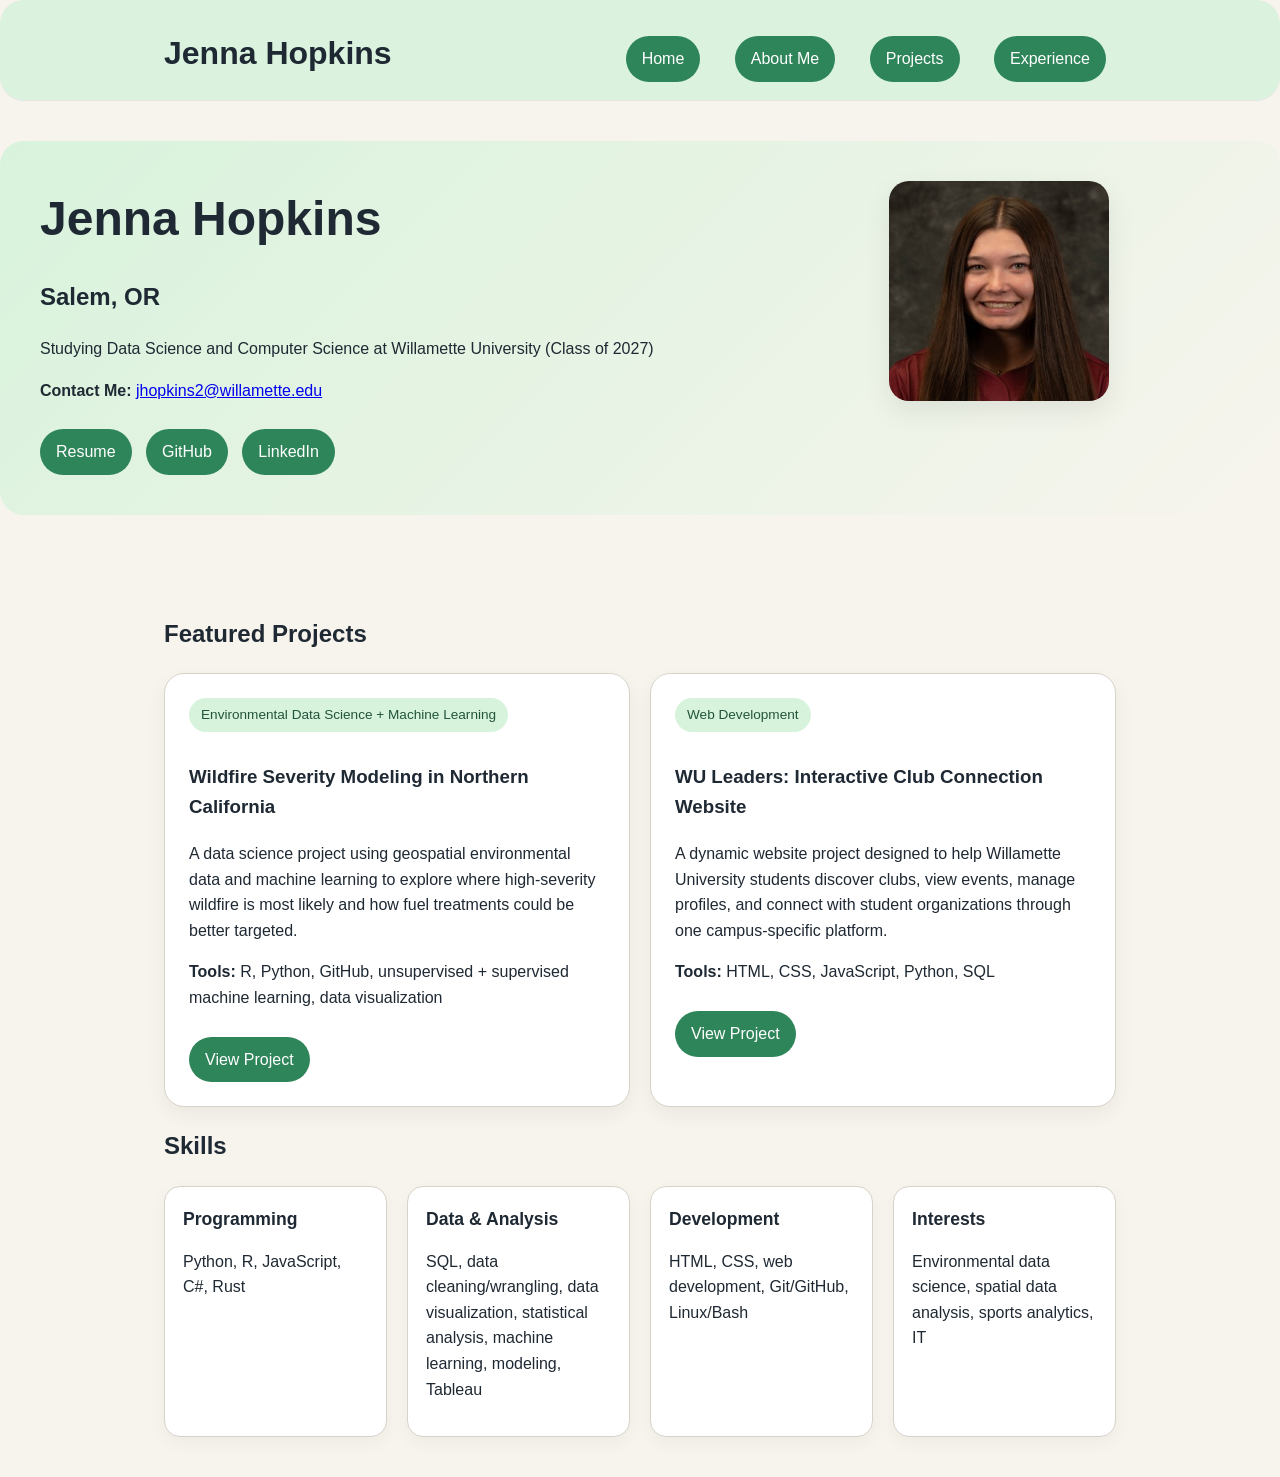
<file: index.html>
<!DOCTYPE html>
<html lang="en">
<head>
  <meta charset="UTF-8" />
  <meta name="viewport" content="width=device-width, initial-scale=1.0" />
  <title>Jenna Hopkins | Personal Portfolio</title>
  <link rel="stylesheet" href="style.css" />
</head>
<body>
  <header class="navbar-full">
    <div class="navbar-inner">
      <h2 class="logo">Jenna Hopkins</h2>
      <nav>
        <a href="../index.html">Home</a>
        <a href="../about.html">About Me</a>
        <a href="../index.html#projects">Projects</a>
        <a href="../experience.html">Experience</a>
      </nav>
    </div>
  </header>
  <section class="home-hero" >
    <div class="home-hero-layout">
      <div class="hero-text">
        <h1>Jenna Hopkins</h1>
        <h2>Salem, OR</h2>
        <p>Studying Data Science and Computer Science at Willamette University (Class of 2027)</p>

        <p><strong>Contact Me: </strong><a href="mailto:jhopkins2@willamette.edu">jhopkins2@willamette.edu</a></p>
        <nav>
          <a href="assets/Jenna Hopkins Resume 5.2.26.pdf">Resume</a>
          <a href="https://github.com/jennahopkins">GitHub</a>
          <a href="https://linkedin.com/in/jenna-hopkins">LinkedIn</a>
        </nav>
      </div>

      <div class="hero-photo">
        <img src="assets/jenna_photo.jpg" alt="Jenna Hopkins" />
      </div>
    </div>
  </section>

  <main>
    <section id="projects">
      <h2>Featured Projects</h2>
    
      <div class="project-grid">
        <div class="project">
          <span class="badge">Environmental Data Science + Machine Learning</span>
          <h3>Wildfire Severity Modeling in Northern California</h3>
          <p>
            A data science project using geospatial environmental data and machine learning
            to explore where high-severity wildfire is most likely and how fuel treatments
            could be better targeted.
          </p>
          <p><strong>Tools:</strong> R, Python, GitHub, unsupervised + supervised machine learning, data visualization</p>
          <a class="button" href="projects/wildfire.html">View Project</a>
        </div>
    
        <div class="project">
          <span class="badge">Web Development</span>
          <h3>WU Leaders: Interactive Club Connection Website</h3>
          <p>
            A dynamic website project designed to help Willamette University students
            discover clubs, view events, manage profiles, and connect with student
            organizations through one campus-specific platform.
          </p>
          <p><strong>Tools:</strong> HTML, CSS, JavaScript, Python, SQL</p>
          <a class="button" href="projects/wu-leaders.html">View Project</a>
        </div>
      </div>
    </section>

    <section>
      <h2>Skills</h2>
      <div class="skills-grid">

        <div class="skill-card">
          <h3>Programming</h3>
          <p>Python, R, JavaScript, C#, Rust</p>
        </div>

        <div class="skill-card">
          <h3>Data & Analysis</h3>
          <p>SQL, data cleaning/wrangling, data visualization, statistical analysis, machine learning, modeling, Tableau</p>
        </div>

        <div class="skill-card">
          <h3>Development</h3>
          <p>HTML, CSS, web development, Git/GitHub, Linux/Bash</p>
        </div>

        <div class="skill-card">
          <h3>Interests</h3>
          <p>Environmental data science, spatial data analysis, sports analytics, IT</p>
        </div>

      </div>
    </section>
  </main>
</body>
</html>
</file>
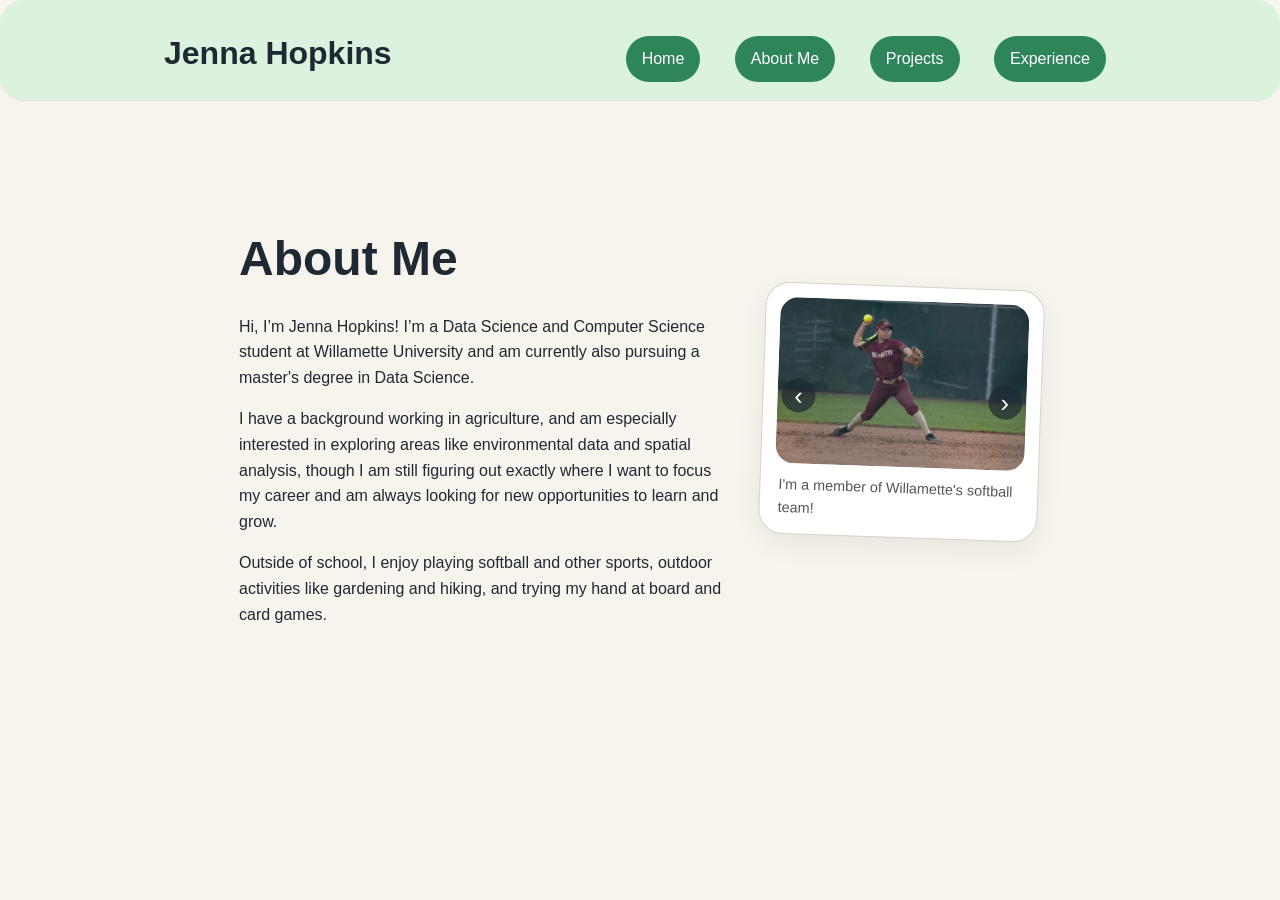
<file: about.html>
<!DOCTYPE html>
<html lang="en">
  <head>
  <meta charset="UTF-8" />
  <meta name="viewport" content="width=device-width, initial-scale=1.0" />
  <title>Jenna Hopkins | About Me</title>
  <link rel="stylesheet" href="../style.css" />
</head>
<body>
    <header class="navbar-full">
        <div class="navbar-inner">
        <h2 class="logo">Jenna Hopkins</h2>
        <nav>
            <a href="../index.html">Home</a>
            <a href="../about.html">About Me</a>
            <a href="../index.html#projects">Projects</a>
            <a href="../experience.html">Experience</a>
        </nav>
        </div>
    </header>
<main class="project-page">

  <section class="about-layout">
    <div class="about-text">
        <h1>About Me</h1>
        <p>
        Hi, I’m Jenna Hopkins! I’m a Data Science and Computer Science student at Willamette University and am currently also pursuing 
        a master's degree in Data Science.
        </p>

        <p>
        I have a background working in agriculture, and am especially interested in exploring areas like environmental data and spatial analysis, 
        though I am still figuring out exactly where I want to focus my career and am always looking for new opportunities to learn and grow.
        </p>

        <p>
        Outside of school, I enjoy playing softball and other sports, outdoor activities like gardening and hiking, and trying my hand at board and card games.
        </p>
    </div>

    <div class="about-photo-card">
        <button class="carousel-btn prev" onclick="changePhoto(-1)">‹</button>

        <img id="about-carousel-img" src="assets/sball_photo.jpeg" alt="Jenna Hopkins" />

        <button class="carousel-btn next" onclick="changePhoto(1)">›</button>

        <p id="about-carousel-caption">I'm a member of Willamette's softball team!</p>
    </div>

  </section>

</main>

<script>
  const photos = [
    {
      src: "assets/sball_photo.jpeg",
      caption: "I'm a member of Willamette's softball team!"
    },
    {
      src: "assets/formal_photo.jpeg",
      caption: "At an awards show with friends!"
    },
    {
      src: "assets/ag_photo.jpeg",
      caption: "Pretty sunrise while working with a plant trimming machine!"
    },
    {
      src: "assets/berries_photo.jpeg",
      caption: "I spent a summer working for the Marion Berries Baseball Club!"
    },
    {
      src: "assets/hiking_photo.jpeg",
      caption: "Enjoying a hike at Silver Falls!"
    }
  ];

  let currentPhoto = 0;

  function changePhoto(direction) {
    currentPhoto = currentPhoto + direction;

    if (currentPhoto < 0) {
      currentPhoto = photos.length - 1;
    }

    if (currentPhoto >= photos.length) {
      currentPhoto = 0;
    }

    document.getElementById("about-carousel-img").src = photos[currentPhoto].src;
    document.getElementById("about-carousel-caption").textContent = photos[currentPhoto].caption;
  }
</script>

</body>
</html>
</file>
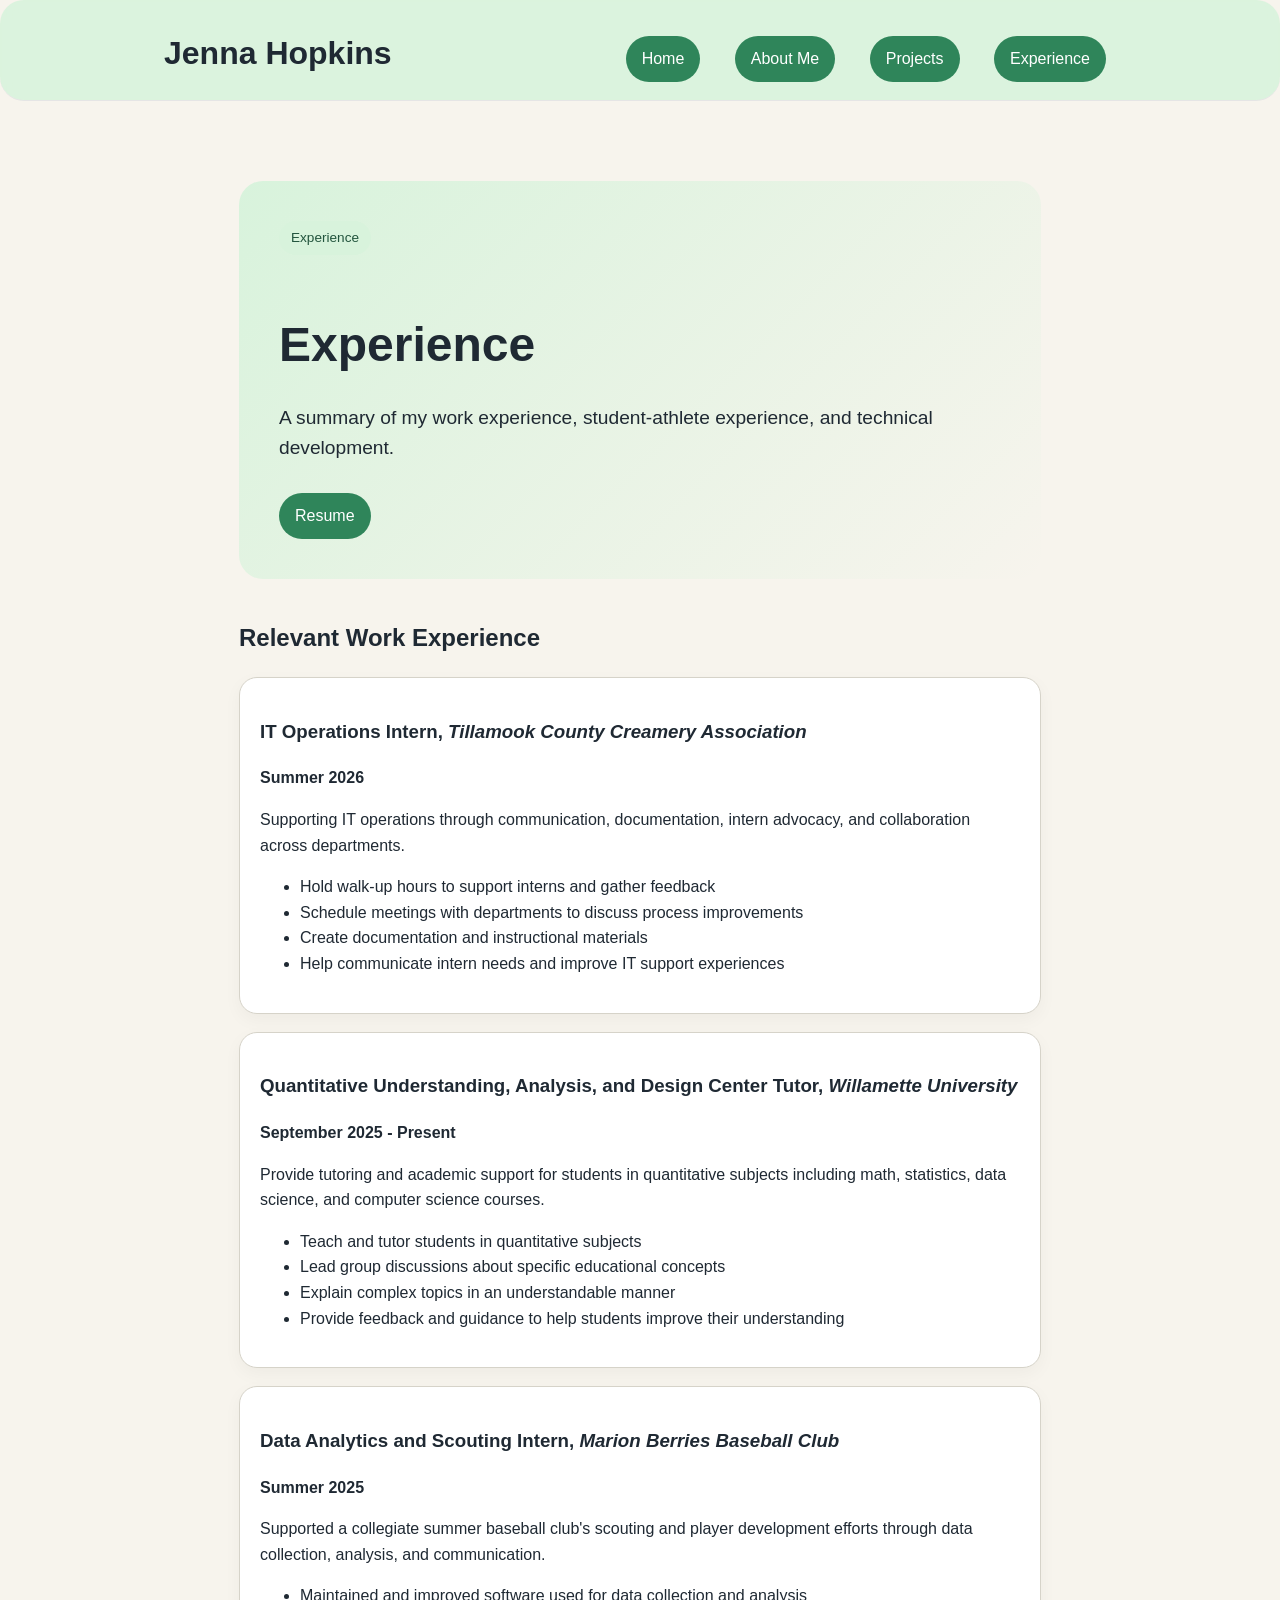
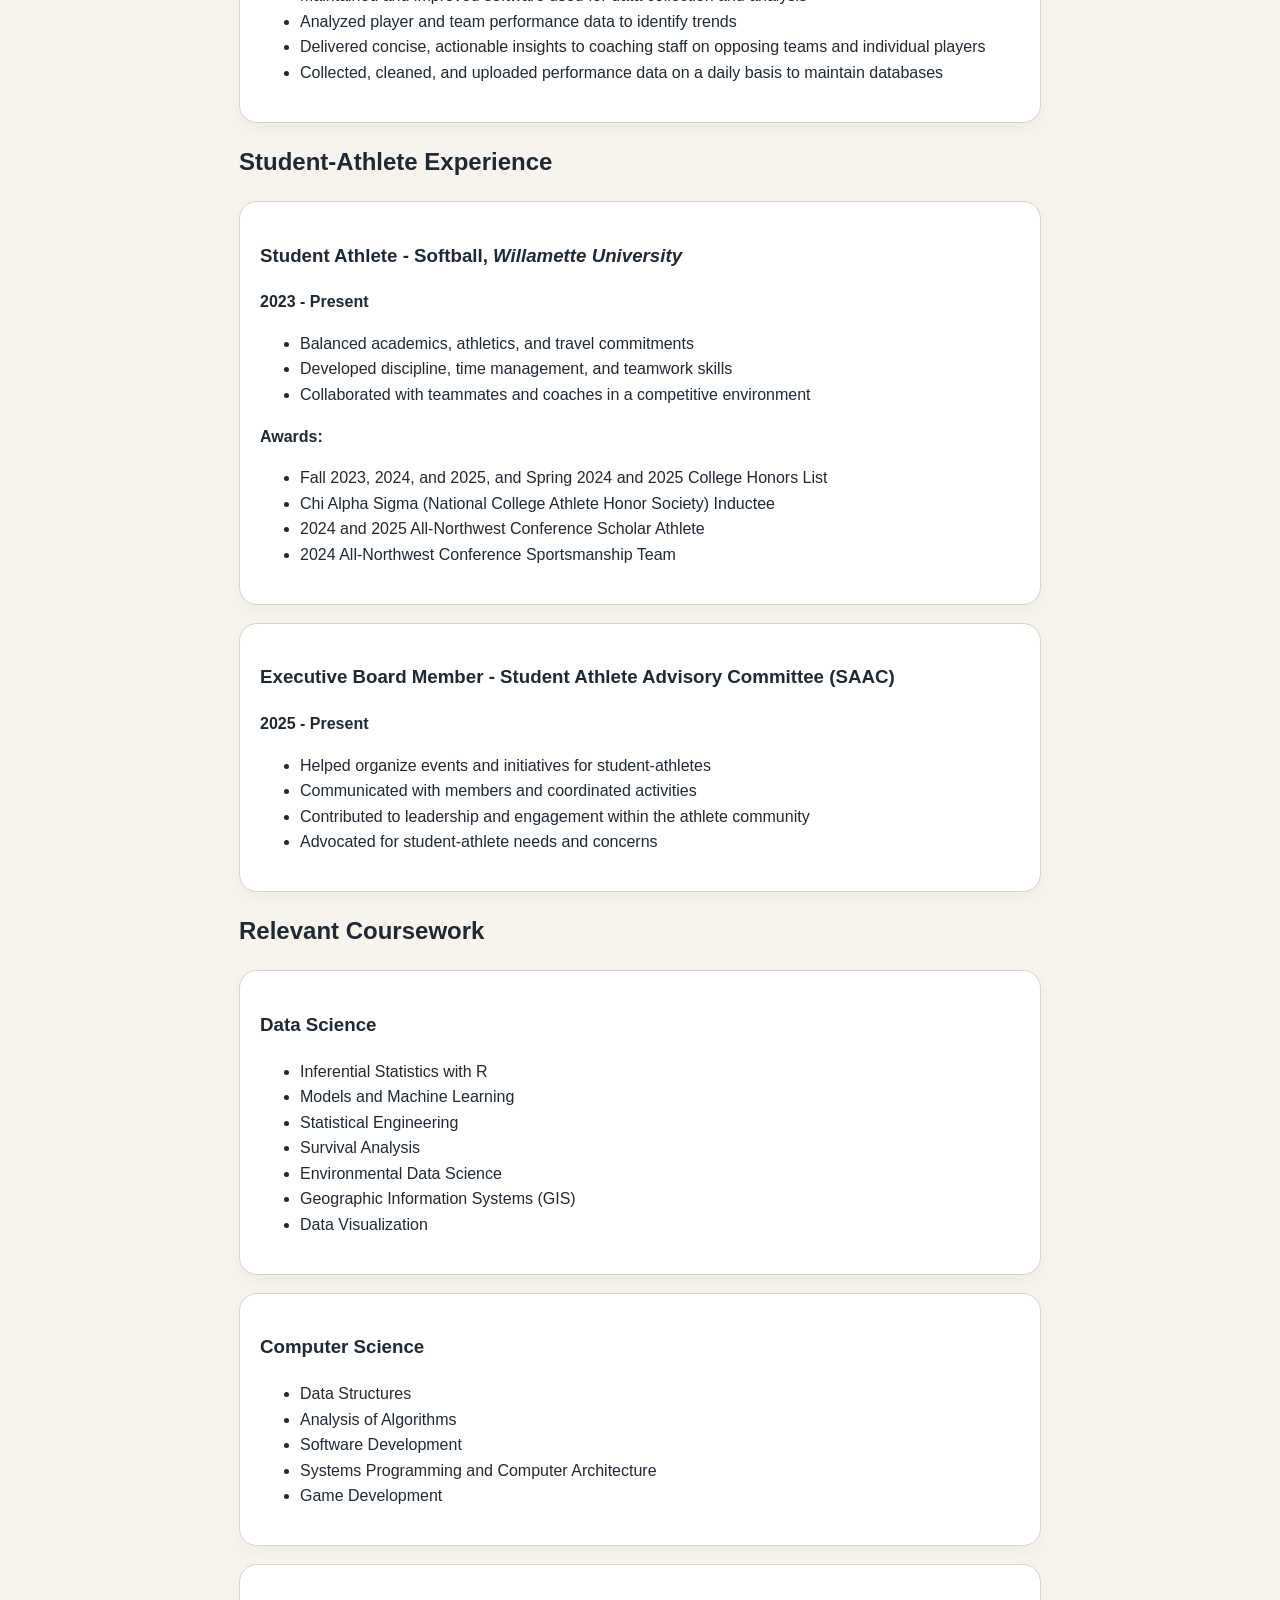
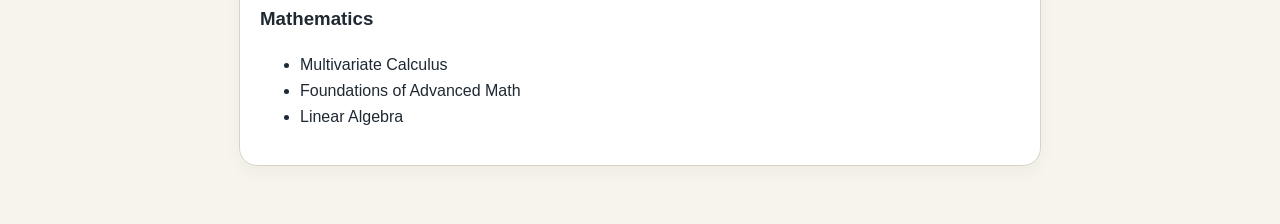
<file: experience.html>
<!DOCTYPE html>
<html lang="en">
<head>
  <meta charset="UTF-8" />
  <meta name="viewport" content="width=device-width, initial-scale=1.0" />
  <title>Jenna Hopkins | Experience</title>
  <link rel="stylesheet" href="style.css" />
</head>

<body>
  <header class="navbar-full">
    <div class="navbar-inner">
      <h2 class="logo">Jenna Hopkins</h2>

      <nav>
        <a href="index.html">Home</a>
        <a href="about.html">About Me</a>
        <a href="index.html#projects">Projects</a>
        <a href="experience.html">Experience</a>
      </nav>
    </div>
  </header>

  <main class="project-page">

    <section class="project-hero">
      <span class="badge">Experience</span>
      <h1>Experience</h1>
      <p class="tagline">
        A summary of my work experience, student-athlete experience, and technical development.
      </p>
      <nav>
        <a href="assets/Jenna Hopkins Resume 5.2.26.pdf">Resume</a>
      </nav>
    </section>

    <section>
        <h2>Relevant Work Experience</h2>

        <div class="method-card">
            <h3>IT Operations Intern, <i>Tillamook County Creamery Association</i></h3>
            <p><strong>Summer 2026</strong></p>
            <p>
            Supporting IT operations through communication, documentation, intern advocacy,
            and collaboration across departments.
            </p>
            <ul>
            <li>Hold walk-up hours to support interns and gather feedback</li>
            <li>Schedule meetings with departments to discuss process improvements</li>
            <li>Create documentation and instructional materials</li>
            <li>Help communicate intern needs and improve IT support experiences</li>
            </ul>
        </div>

        <div class="method-card">
            <h3>Quantitative Understanding, Analysis, and Design Center Tutor, <i>Willamette University</i></h3>
            <p><strong>September 2025 - Present</strong></p>
            <p>
            Provide tutoring and academic support for students in quantitative subjects including
            math, statistics, data science, and computer science courses.
            </p>
            <ul>
            <li>Teach and tutor students in quantitative subjects</li>
            <li>Lead group discussions about specific educational concepts</li>
            <li>Explain complex topics in an understandable manner</li>
            <li>Provide feedback and guidance to help students improve their understanding</li>
            </ul>
        </div>

        <div class="method-card">
            <h3>Data Analytics and Scouting Intern, <i>Marion Berries Baseball Club</i></h3>
            <p><strong>Summer 2025</strong></p>
            <p>
            Supported a collegiate summer baseball club's scouting and player development efforts through data collection,
            analysis, and communication.
            </p>
            <ul>
            <li>Maintained and improved software used for data collection and analysis</li>
            <li>Analyzed player and team performance data to identify trends</li>
            <li>Delivered concise, actionable insights to coaching staff on opposing teams and individual players</li>
            <li>Collected, cleaned, and uploaded performance data on a daily basis to maintain databases</li>
            </ul>
        </div>
    </section>
    <section>
        <h2>Student-Athlete Experience</h2>
        <div class="method-card">
            <h3>Student Athlete - Softball, <i>Willamette University</i></h3>
            <p><strong>2023 - Present</strong></p>

            <ul>
            <li>Balanced academics, athletics, and travel commitments</li>
            <li>Developed discipline, time management, and teamwork skills</li>
            <li>Collaborated with teammates and coaches in a competitive environment</li>
            </ul>

            <p><strong>Awards:</strong></p>
            <ul>
            <li>Fall 2023, 2024, and 2025, and Spring 2024 and 2025 College Honors List</li>
            <li>Chi Alpha Sigma (National College Athlete Honor Society) Inductee</li>
            <li>2024 and 2025 All-Northwest Conference Scholar Athlete</li>
            <li>2024 All-Northwest Conference Sportsmanship Team</li>
            </ul>
        </div>

        <div class="method-card">
            <h3>Executive Board Member - Student Athlete Advisory Committee (SAAC)</h3>
            <p><strong>2025 - Present</strong></p>

            <ul>
            <li>Helped organize events and initiatives for student-athletes</li>
            <li>Communicated with members and coordinated activities</li>
            <li>Contributed to leadership and engagement within the athlete community</li>
            <li>Advocated for student-athlete needs and concerns</li>
            </ul>
        </div>
    </section>

    <section>
        <h2>Relevant Coursework</h2>

        <div class="method-card">
            <h3>Data Science</h3>
            <ul>
            <li>Inferential Statistics with R</li>
            <li>Models and Machine Learning</li>
            <li>Statistical Engineering</li>
            <li>Survival Analysis</li>
            <li>Environmental Data Science</li>
            <li>Geographic Information Systems (GIS)</li>
            <li>Data Visualization</li>
            </ul>
        </div>

        <div class="method-card">
            <h3>Computer Science</h3>
            <ul>
            <li>Data Structures</li>
            <li>Analysis of Algorithms</li>
            <li>Software Development</li>
            <li>Systems Programming and Computer Architecture</li>
            <li>Game Development</li>
            </ul>
        </div>

        <div class="method-card">
            <h3>Mathematics</h3>
            <ul>
            <li>Multivariate Calculus</li>
            <li>Foundations of Advanced Math</li>
            <li>Linear Algebra</li>
            </ul>
        </div>
    </section>

  </main>
</body>
</html>
</file>
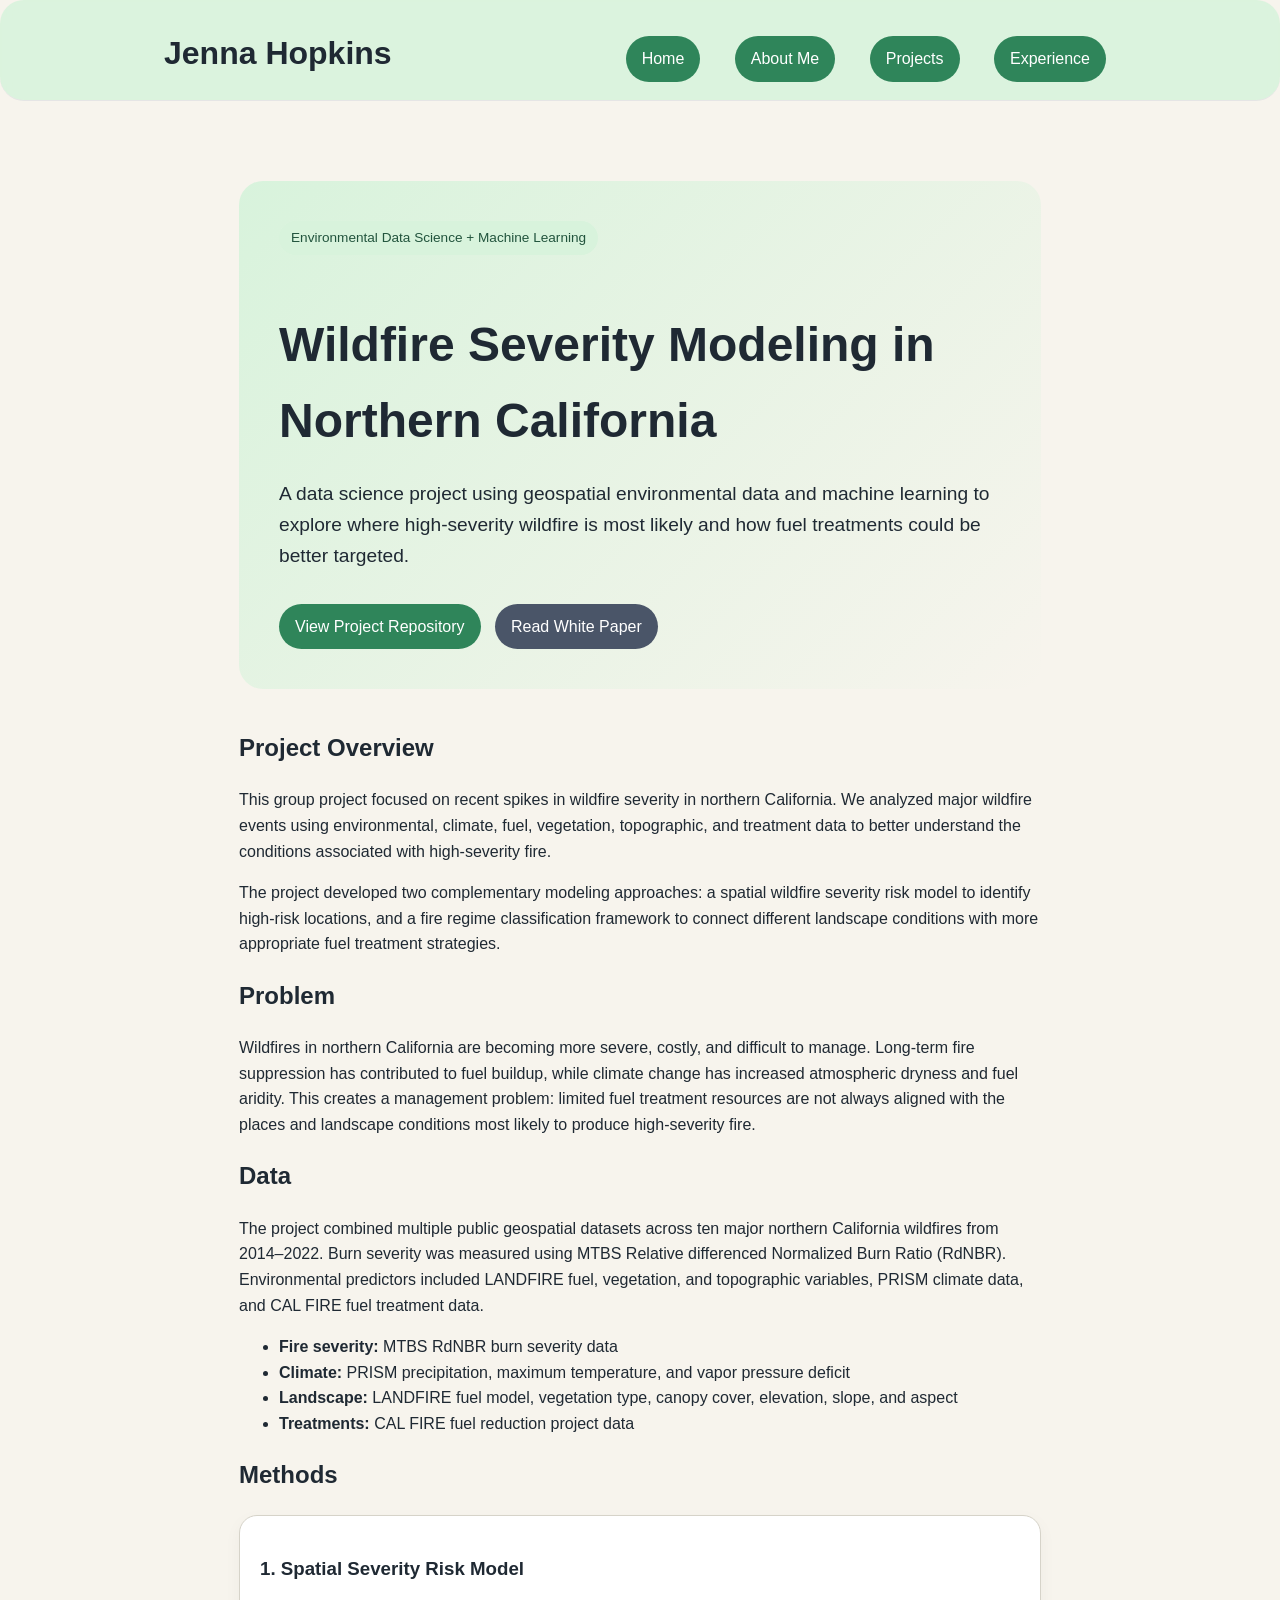
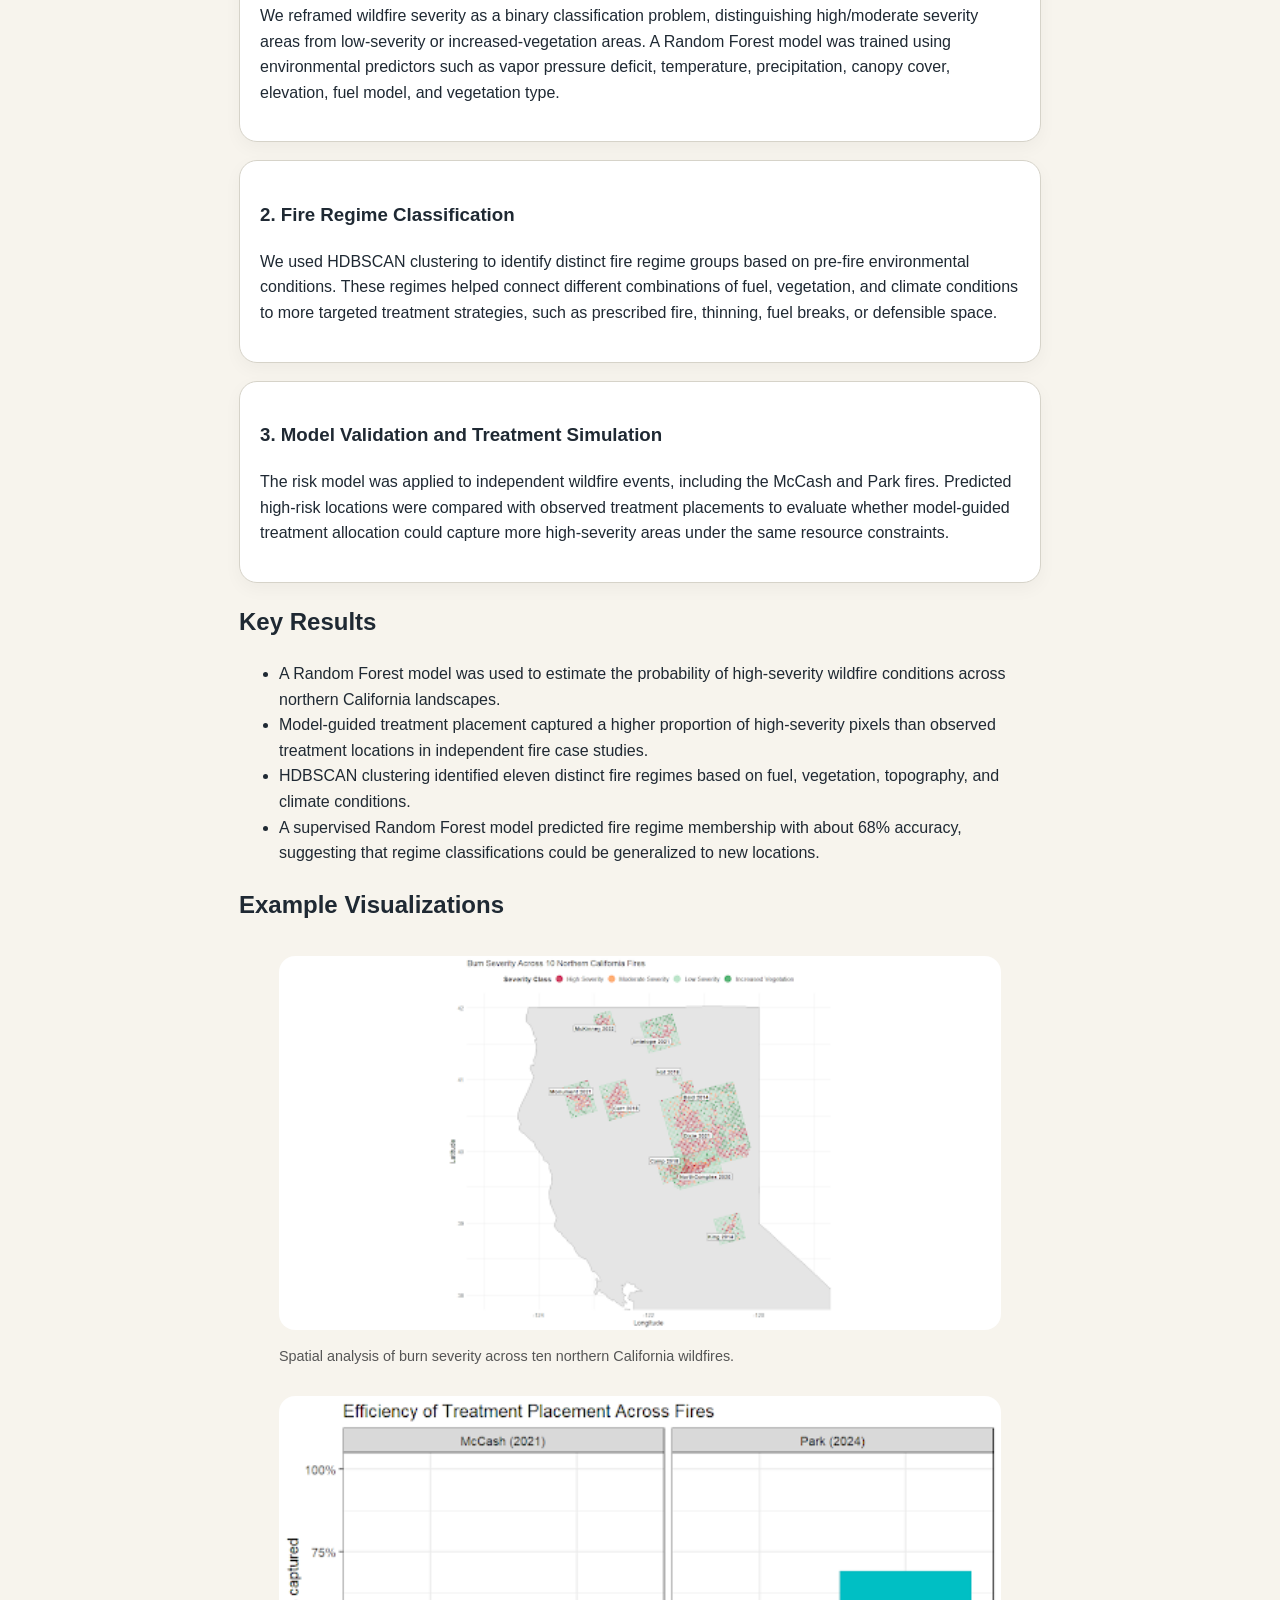
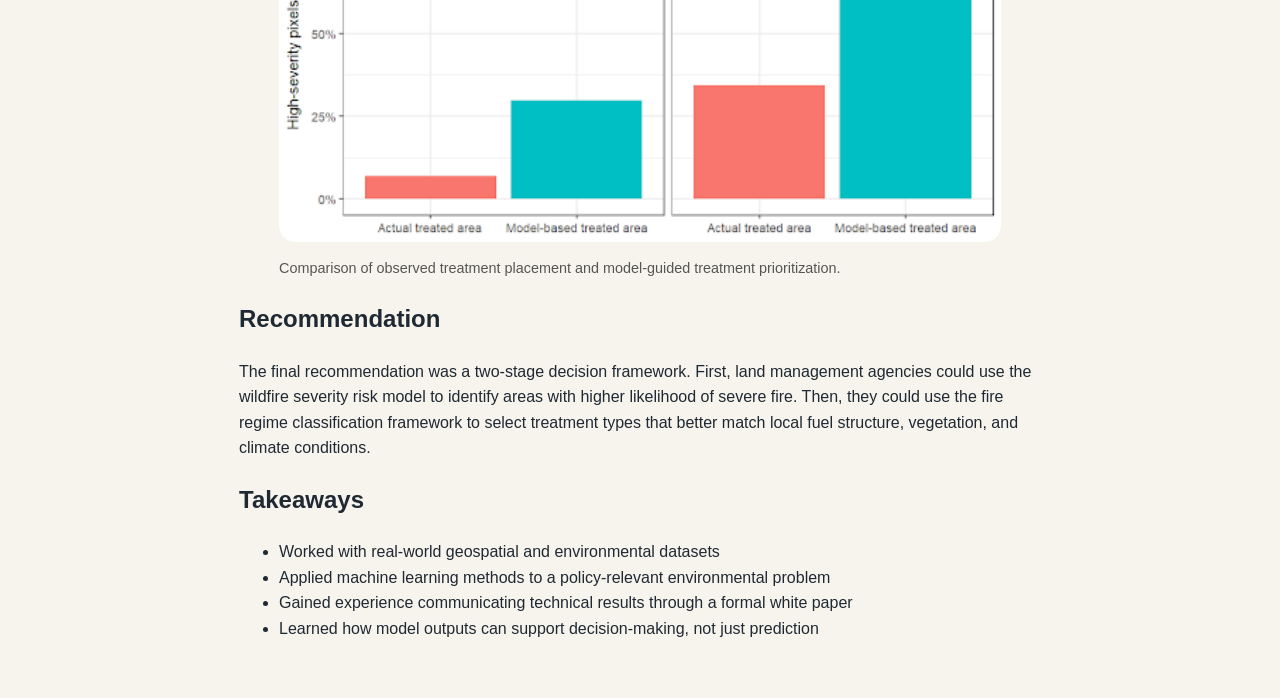
<file: projects/wildfire.html>
<!DOCTYPE html>
<html lang="en">
<head>
  <meta charset="UTF-8" />
  <meta name="viewport" content="width=device-width, initial-scale=1.0" />
  <title>Jenna Hopkins | Wildfire Project</title>
  <link rel="stylesheet" href="../style.css" />
</head>

<body>
  <header class="navbar-full">
    <div class="navbar-inner">
      <h2 class="logo">Jenna Hopkins</h2>
      <nav>
        <a href="../index.html">Home</a>
        <a href="../about.html">About Me</a>
        <a href="../index.html#projects">Projects</a>
        <a href="../experience.html">Experience</a>
      </nav>
    </div>
  </header>
  <main class="project-page">

    <section class="project-hero">
      <span class="badge">Environmental Data Science + Machine Learning</span>

      <h1>Wildfire Severity Modeling in Northern California</h1>

      <p class="tagline">
        A data science project using geospatial environmental data and machine learning
        to explore where high-severity wildfire is most likely and how fuel treatments
        could be better targeted.
      </p>

      <div class="button-group">
        <a class="button" href="https://github.com/jennahopkins/DATA399-Final-Project" target="_blank">
          View Project Repository
        </a>

        <a class="button secondary" href="https://drive.google.com/file/d/1yda1wmDHoDYFRi5STZioqhLbWhNmdYv6/view?usp=sharing" target="_blank">
          Read White Paper
        </a>
      </div>
    </section>

    <section>
      <h2>Project Overview</h2>
      <p>
        This group project focused on recent spikes in wildfire severity in northern California.
        We analyzed major wildfire events using environmental, climate, fuel, vegetation, topographic,
        and treatment data to better understand the conditions associated with high-severity fire.
      </p>

      <p>
        The project developed two complementary modeling approaches: a spatial wildfire severity
        risk model to identify high-risk locations, and a fire regime classification framework to
        connect different landscape conditions with more appropriate fuel treatment strategies.
      </p>
    </section>

    <section>
      <h2>Problem</h2>
      <p>
        Wildfires in northern California are becoming more severe, costly, and difficult to manage.
        Long-term fire suppression has contributed to fuel buildup, while climate change has increased
        atmospheric dryness and fuel aridity. This creates a management problem: limited fuel treatment
        resources are not always aligned with the places and landscape conditions most likely to produce
        high-severity fire.
      </p>
    </section>

    <section>
      <h2>Data</h2>
      <p>
        The project combined multiple public geospatial datasets across ten major northern California
        wildfires from 2014–2022. Burn severity was measured using MTBS Relative differenced Normalized
        Burn Ratio (RdNBR). Environmental predictors included LANDFIRE fuel, vegetation, and topographic variables,
        PRISM climate data, and CAL FIRE fuel treatment data.
      </p>

      <ul>
        <li><strong>Fire severity:</strong> MTBS RdNBR burn severity data</li>
        <li><strong>Climate:</strong> PRISM precipitation, maximum temperature, and vapor pressure deficit</li>
        <li><strong>Landscape:</strong> LANDFIRE fuel model, vegetation type, canopy cover, elevation, slope, and aspect</li>
        <li><strong>Treatments:</strong> CAL FIRE fuel reduction project data</li>
      </ul>
    </section>

    <section>
      <h2>Methods</h2>

      <div class="method-card">
        <h3>1. Spatial Severity Risk Model</h3>
        <p>
          We reframed wildfire severity as a binary classification problem, distinguishing
          high/moderate severity areas from low-severity or increased-vegetation areas. A Random Forest
          model was trained using environmental predictors such as vapor pressure deficit, temperature,
          precipitation, canopy cover, elevation, fuel model, and vegetation type.
        </p>
      </div>

      <div class="method-card">
        <h3>2. Fire Regime Classification</h3>
        <p>
          We used HDBSCAN clustering to identify distinct fire regime groups based on pre-fire
          environmental conditions. These regimes helped connect different combinations of fuel,
          vegetation, and climate conditions to more targeted treatment strategies, such as prescribed
          fire, thinning, fuel breaks, or defensible space.
        </p>
      </div>

      <div class="method-card">
        <h3>3. Model Validation and Treatment Simulation</h3>
        <p>
          The risk model was applied to independent wildfire events, including the McCash and Park fires.
          Predicted high-risk locations were compared with observed treatment placements to evaluate
          whether model-guided treatment allocation could capture more high-severity areas under the
          same resource constraints.
        </p>
      </div>
    </section>

    <section>
      <h2>Key Results</h2>
      <ul>
        <li>
          A Random Forest model was used to estimate the probability of high-severity wildfire conditions
          across northern California landscapes.
        </li>
        <li>
          Model-guided treatment placement captured a higher proportion of high-severity pixels than
          observed treatment locations in independent fire case studies.
        </li>
        <li>
          HDBSCAN clustering identified eleven distinct fire regimes based on fuel, vegetation, topography,
          and climate conditions.
        </li>
        <li>
          A supervised Random Forest model predicted fire regime membership with about 68% accuracy,
          suggesting that regime classifications could be generalized to new locations.
        </li>
      </ul>
    </section>

    <section>
      <h2>Example Visualizations</h2>

      <figure>
        <img src="../assets/Fig1_ProblemDescription.png" alt="Map of burn severity across northern California fires" class="project-image" />
        <figcaption>
          Spatial analysis of burn severity across ten northern California wildfires.
        </figcaption>
      </figure>

      <figure>
        <img src="../assets/Fig2_Solution1.png" alt="Comparison of observed and model-guided treatment placement" class="project-image" />
        <figcaption>
          Comparison of observed treatment placement and model-guided treatment prioritization.
        </figcaption>
      </figure>
    </section>

    <section>
      <h2>Recommendation</h2>
      <p>
        The final recommendation was a two-stage decision framework. First, land management agencies
        could use the wildfire severity risk model to identify areas with higher likelihood of severe fire.
        Then, they could use the fire regime classification framework to select treatment types that better
        match local fuel structure, vegetation, and climate conditions.
      </p>
    </section>

    <section>
      <h2>Takeaways</h2>
      <ul>
        <li>Worked with real-world geospatial and environmental datasets</li>
        <li>Applied machine learning methods to a policy-relevant environmental problem</li>
        <li>Gained experience communicating technical results through a formal white paper</li>
        <li>Learned how model outputs can support decision-making, not just prediction</li>
      </ul>
    </section>

  </main>
</body>
</html>
</file>
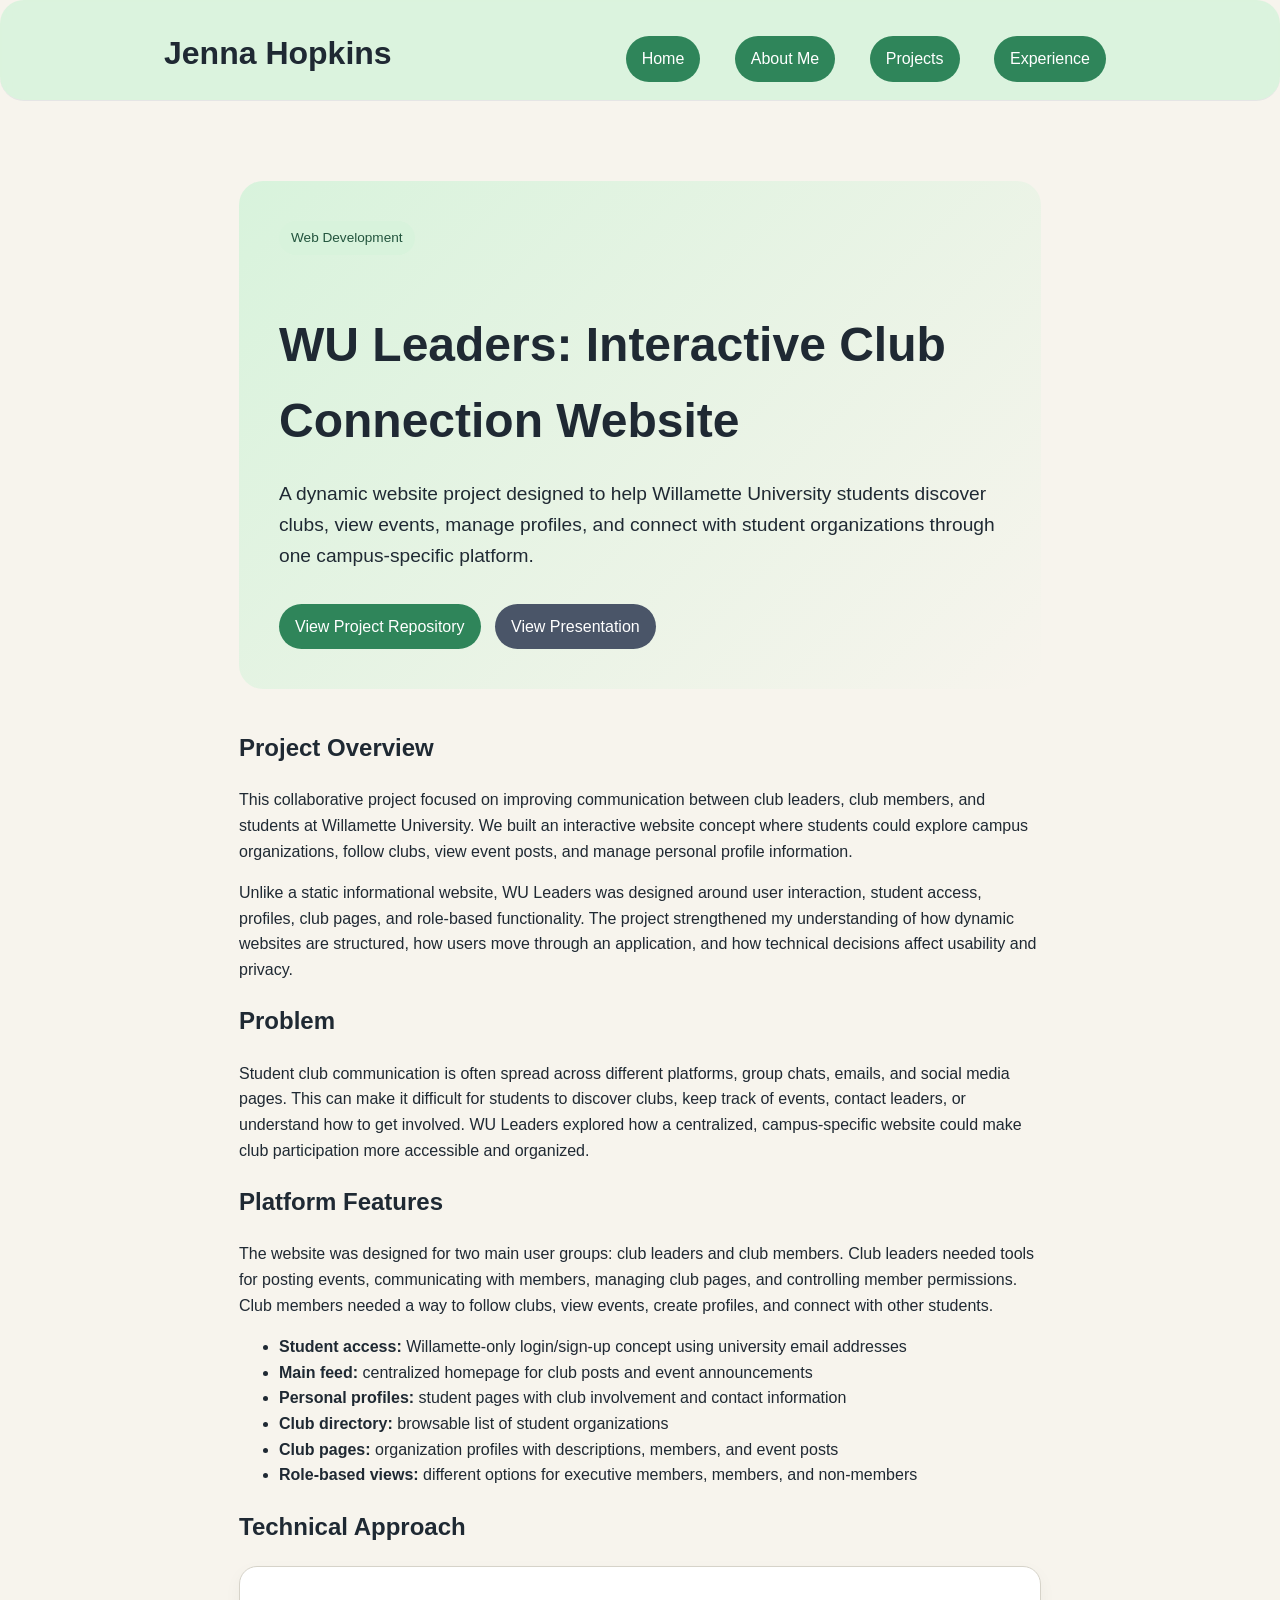
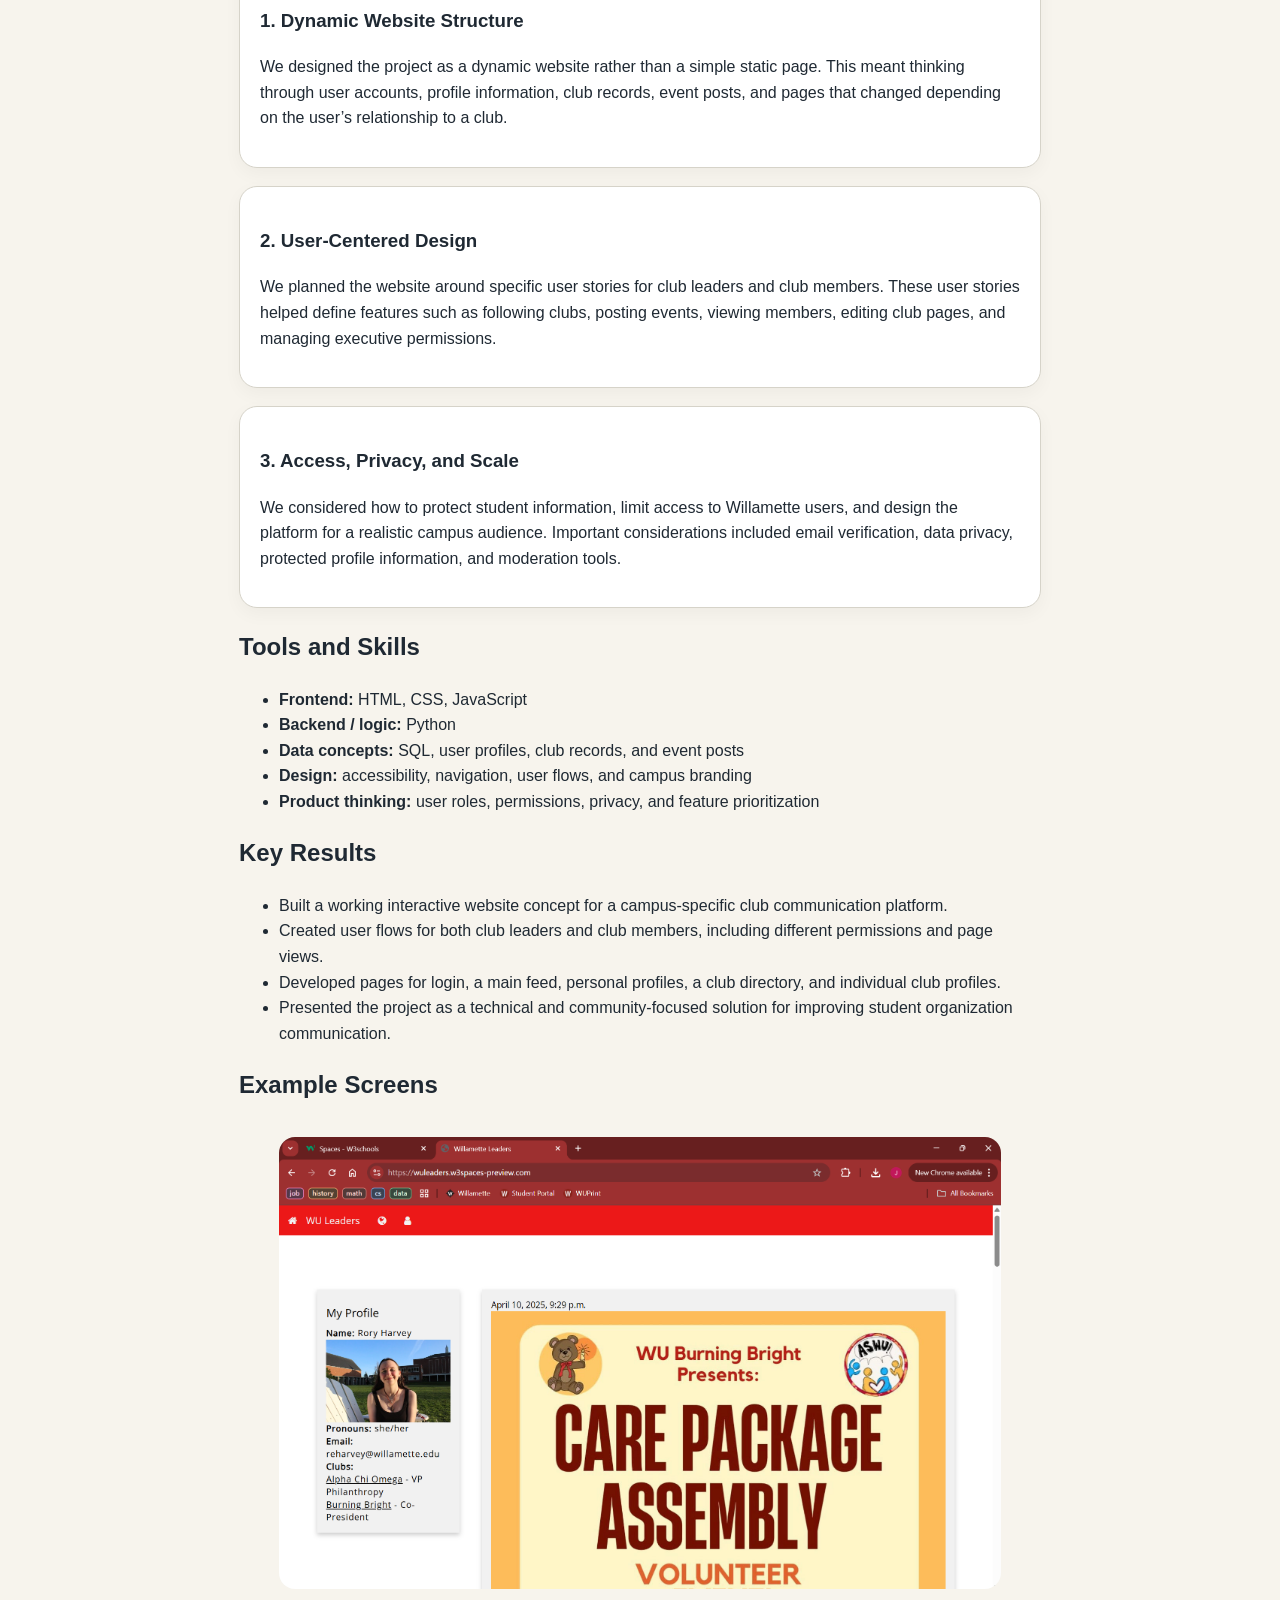
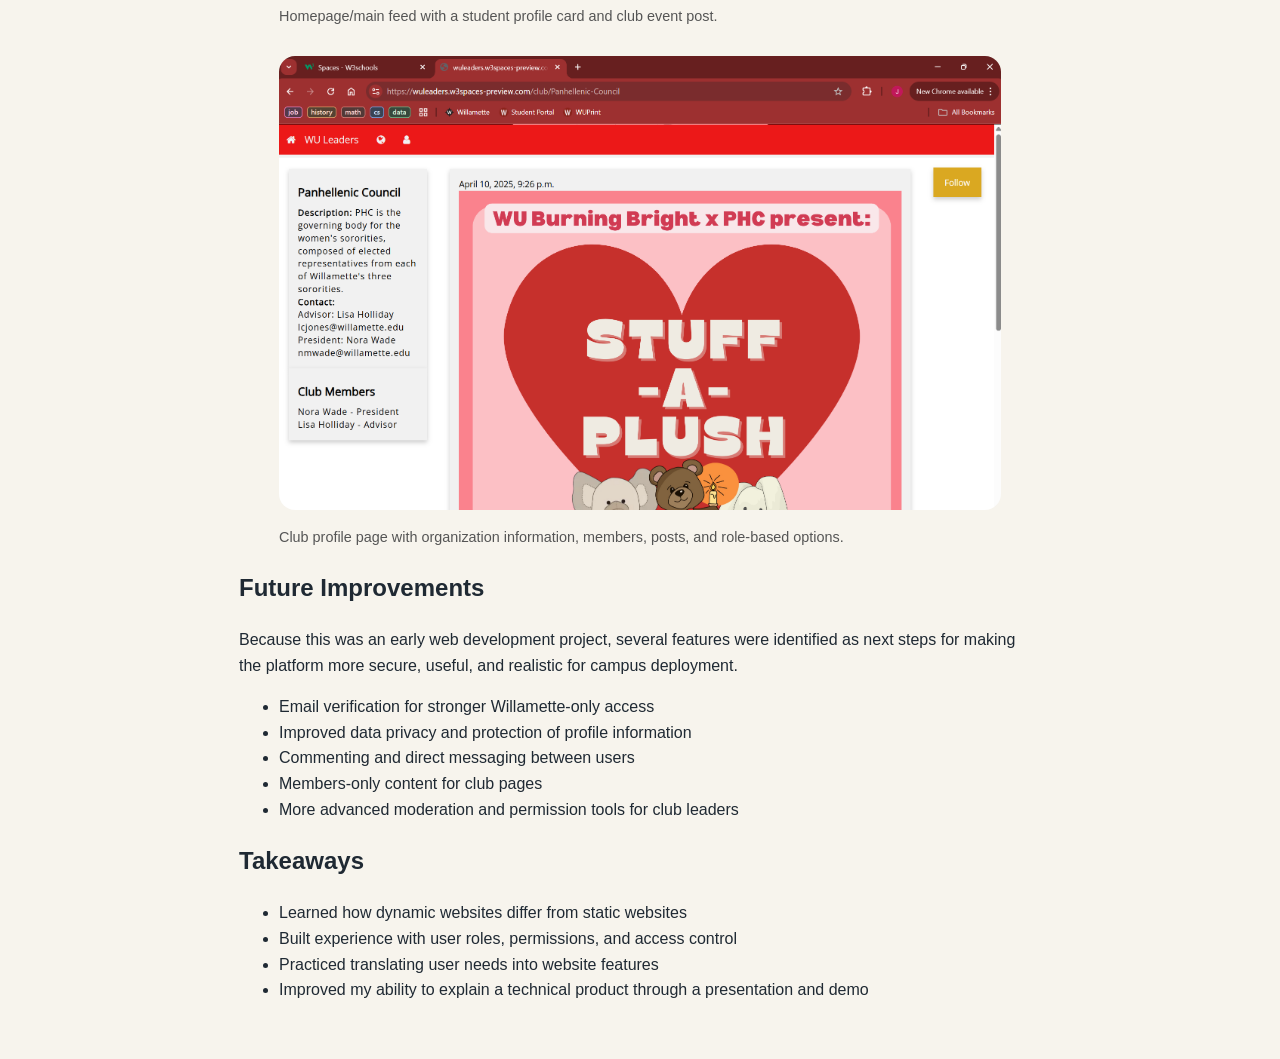
<file: projects/wu-leaders.html>
<!DOCTYPE html>
<html lang="en">
  <head>
  <meta charset="UTF-8" />
  <meta name="viewport" content="width=device-width, initial-scale=1.0" />
  <title>Jenna Hopkins | WU Leaders Project</title>
  <link rel="stylesheet" href="../style.css" />
</head>

<body>
    <header class="navbar-full">
        <div class="navbar-inner">
        <h2 class="logo">Jenna Hopkins</h2>
        <nav>
            <a href="../index.html">Home</a>
            <a href="../about.html">About Me</a>
            <a href="../index.html#projects">Projects</a>
            <a href="../experience.html">Experience</a>
        </nav>
        </div>
    </header>
  <main class="project-page">

    <section class="project-hero">
      <span class="badge">Web Development</span>

      <h1>WU Leaders: Interactive Club Connection Website</h1>

      <p class="tagline">
        A dynamic website project designed to help Willamette University students
        discover clubs, view events, manage profiles, and connect with student
        organizations through one campus-specific platform.
      </p>

      <div class="button-group">
        <a class="button" href="https://github.com/jennahopkins/WIilamette-Leaders" target="_blank">
          View Project Repository
        </a>

        <a class="button secondary" href="https://docs.google.com/presentation/d/1Vegwx-nWTQHIqfQXgXzOjCrz0SVdFEc3m8_OgLnxAXU/edit?usp=sharing" target="_blank">
          View Presentation
        </a>
      </div>
    </section>

    <section>
      <h2>Project Overview</h2>
      <p>
        This collaborative project focused on improving communication between club
        leaders, club members, and students at Willamette University. We built an
        interactive website concept where students could explore campus organizations,
        follow clubs, view event posts, and manage personal profile information.
      </p>

      <p>
        Unlike a static informational website, WU Leaders was designed around user
        interaction, student access, profiles, club pages, and role-based functionality.
        The project strengthened my understanding of how dynamic websites are structured,
        how users move through an application, and how technical decisions affect
        usability and privacy.
      </p>
    </section>

    <section>
      <h2>Problem</h2>
      <p>
        Student club communication is often spread across different platforms, group
        chats, emails, and social media pages. This can make it difficult for students
        to discover clubs, keep track of events, contact leaders, or understand how
        to get involved. WU Leaders explored how a centralized, campus-specific
        website could make club participation more accessible and organized.
      </p>
    </section>

    <section>
      <h2>Platform Features</h2>
      <p>
        The website was designed for two main user groups: club leaders and club
        members. Club leaders needed tools for posting events, communicating with
        members, managing club pages, and controlling member permissions. Club members
        needed a way to follow clubs, view events, create profiles, and connect with
        other students.
      </p>

      <ul>
        <li><strong>Student access:</strong> Willamette-only login/sign-up concept using university email addresses</li>
        <li><strong>Main feed:</strong> centralized homepage for club posts and event announcements</li>
        <li><strong>Personal profiles:</strong> student pages with club involvement and contact information</li>
        <li><strong>Club directory:</strong> browsable list of student organizations</li>
        <li><strong>Club pages:</strong> organization profiles with descriptions, members, and event posts</li>
        <li><strong>Role-based views:</strong> different options for executive members, members, and non-members</li>
      </ul>
    </section>

    <section>
      <h2>Technical Approach</h2>

      <div class="method-card">
        <h3>1. Dynamic Website Structure</h3>
        <p>
          We designed the project as a dynamic website rather than a simple static page.
          This meant thinking through user accounts, profile information, club records,
          event posts, and pages that changed depending on the user’s relationship to
          a club.
        </p>
      </div>

      <div class="method-card">
        <h3>2. User-Centered Design</h3>
        <p>
          We planned the website around specific user stories for club leaders and club
          members. These user stories helped define features such as following clubs,
          posting events, viewing members, editing club pages, and managing executive
          permissions.
        </p>
      </div>

      <div class="method-card">
        <h3>3. Access, Privacy, and Scale</h3>
        <p>
          We considered how to protect student information, limit access to Willamette
          users, and design the platform for a realistic campus audience. Important
          considerations included email verification, data privacy, protected profile
          information, and moderation tools.
        </p>
      </div>
    </section>

    <section>
      <h2>Tools and Skills</h2>
      <ul>
        <li><strong>Frontend:</strong> HTML, CSS, JavaScript</li>
        <li><strong>Backend / logic:</strong> Python</li>
        <li><strong>Data concepts:</strong> SQL, user profiles, club records, and event posts</li>
        <li><strong>Design:</strong> accessibility, navigation, user flows, and campus branding</li>
        <li><strong>Product thinking:</strong> user roles, permissions, privacy, and feature prioritization</li>
      </ul>
    </section>

    <section>
      <h2>Key Results</h2>
      <ul>
        <li>
          Built a working interactive website concept for a campus-specific club communication platform.
        </li>
        <li>
          Created user flows for both club leaders and club members, including different permissions and page views.
        </li>
        <li>
          Developed pages for login, a main feed, personal profiles, a club directory, and individual club profiles.
        </li>
        <li>
          Presented the project as a technical and community-focused solution for improving student organization communication.
        </li>
      </ul>
    </section>

    <section>
      <h2>Example Screens</h2>

      <figure>
        <img src="../assets/wu-leaders-feed.png" alt="WU Leaders homepage and main feed" class="project-image" />
        <figcaption>
          Homepage/main feed with a student profile card and club event post.
        </figcaption>
      </figure>

      <figure>
        <img src="../assets/wu-leaders-club-page.png" alt="WU Leaders club profile page" class="project-image" />
        <figcaption>
          Club profile page with organization information, members, posts, and role-based options.
        </figcaption>
      </figure>
    </section>

    <section>
      <h2>Future Improvements</h2>
      <p>
        Because this was an early web development project, several features were identified
        as next steps for making the platform more secure, useful, and realistic for campus
        deployment.
      </p>

      <ul>
        <li>Email verification for stronger Willamette-only access</li>
        <li>Improved data privacy and protection of profile information</li>
        <li>Commenting and direct messaging between users</li>
        <li>Members-only content for club pages</li>
        <li>More advanced moderation and permission tools for club leaders</li>
      </ul>
    </section>

    <section>
      <h2>Takeaways</h2>
      <ul>
        <li>Learned how dynamic websites differ from static websites</li>
        <li>Built experience with user roles, permissions, and access control</li>
        <li>Practiced translating user needs into website features</li>
        <li>Improved my ability to explain a technical product through a presentation and demo</li>
      </ul>
    </section>

  </main>
</body>
</html>
</file>
<file: style.css>
:root {
  --background: #f7f4ed;
  --text: #1f2933;
  --accent: #2f855a;
  --accent-light: #d8f3dc;
  --card: #ffffff;
  --border: #d6d3c9;
}

* {
  box-sizing: border-box;
}

#projects {
  scroll-margin-top: 100px;
}

body {
  font-family: Arial, sans-serif;
  background: #f7f4ed;
  color: #1f2933;
  margin: 0;
  padding: 0;
  line-height: 1.6;
  overflow-x: hidden;
}

main {
  width: 100%;
  max-width: 1000px;
  margin: 0 auto;
  padding: 40px 24px;
}

header {
  background: linear-gradient(135deg, #d8f3dc, #f7f4ed);
  padding: 50px;
  border-radius: 24px;
  margin-bottom: 40px;
}

.home-hero {
  background: linear-gradient(135deg, #d8f3dc, #f7f4ed);
  padding: 40px;
  border-radius: 24px;
  margin-bottom: 40px;
}

.home-hero-layout {
  display: grid;
  grid-template-columns: 1.4fr 0.6fr;
  gap: 30px;
  align-items: start;
}

.hero-text h1 {
  margin-top: 0;
}

.hero-photo img {
  width: 100%;
  max-width: 220px;
  border-radius: 20px;
  box-shadow: 0 10px 28px rgba(0, 0, 0, 0.08);
}

h1 {
  font-size: 3rem;
  margin-bottom: 10px;
}

nav a,
.button {
  display: inline-block;
  background: #2f855a;
  color: white;
  padding: 10px 16px;
  border-radius: 999px;
  text-decoration: none;
  margin-right: 10px;
  margin-top: 10px;
}

.project-grid {
  display: grid;
  grid-template-columns: repeat(auto-fit, minmax(280px, 1fr));
  gap: 20px;
}

.project {
  background: white;
  border: 1px solid #d6d3c9;
  border-radius: 20px;
  padding: 24px;
  box-shadow: 0 8px 20px rgba(0, 0, 0, 0.05);
}

.project:hover {
  transform: translateY(-4px);
  transition: 0.2s ease;
}

.project-page {
  width: 100%;
  max-width: 850px;
  margin: 0 auto;
  padding: 40px 24px;
}

.project-hero {
  background: linear-gradient(135deg, #d8f3dc, #f7f4ed);
  padding: 40px;
  border-radius: 24px;
  margin-bottom: 40px;
}

.badge {
  display: inline-block;
  background: #d8f3dc;
  color: #22543d;
  padding: 6px 12px;
  border-radius: 999px;
  font-size: 0.85rem;
  margin-bottom: 12px;
}

.tagline {
  font-size: 1.2rem;
  max-width: 750px;
}

.button-group {
  margin-top: 22px;
}

.button {
  display: inline-block;
  background: #2f855a;
  color: white;
  padding: 10px 16px;
  border-radius: 999px;
  text-decoration: none;
  margin-right: 10px;
  margin-top: 10px;
}

.button.secondary {
  background: #4a5568;
}

.method-card {
  background: white;
  border: 1px solid #d6d3c9;
  border-radius: 18px;
  padding: 20px;
  margin-bottom: 18px;
  box-shadow: 0 6px 18px rgba(0, 0, 0, 0.04);
}

.project-image {
  width: 100%;
  border-radius: 16px;
  margin-top: 12px;
}

figcaption {
  font-size: 0.9rem;
  color: #555;
  margin-top: 8px;
}

/* FULL WIDTH NAVBAR */
.navbar-full {
  width: 100%;
  height: 20px;
  background: rgba(216, 243, 220, 0.9);
  backdrop-filter: blur(8px);
  border-bottom: #d8f3dc;
  border-bottom: 1px solid #e5e5e5;
  position: sticky;
  top: 0;
  z-index: 1000;
}

.navbar-inner {
  max-width: 1000px;
  height: 100%;
  margin: 0 auto;
  padding: 4px 24px; 
  display: flex;
  justify-content: space-between;
  align-items: center;
}

.logo {
  font-size: 2rem;
  font-weight: bold;
}

.navbar-inner nav a {
  margin-left: 20px;
  text-decoration: none;
  color: white;
  font-weight: 500;
}

.navbar-inner nav a:hover {
  color: #e0fdef;
}

.about-layout {
  display: grid;
  grid-template-columns: 1.4fr 0.8fr;
  gap: 36px;
  align-items: center;
}

.about-photo-card {
  background: white;
  border: 1px solid var(--border);
  border-radius: 24px;
  padding: 14px;
  box-shadow: 0 10px 28px rgba(0, 0, 0, 0.06);
  transform: rotate(2deg);
  transition: transform 0.2s ease, box-shadow 0.2s ease;
  position: relative;
}

.about-photo-card:hover {
  transform: rotate(0deg) translateY(-4px);
  box-shadow: 0 14px 34px rgba(0, 0, 0, 0.1);
}

.about-photo-card img {
  width: 100%;
  border-radius: 18px;
  display: block;
}

.about-photo-card p {
  margin: 10px 4px 0;
  font-size: 0.9rem;
  color: #555;
}

.carousel-btn {
  position: absolute;
  top: 45%;
  transform: translateY(-50%);
  border: none;
  background: rgba(31, 41, 51, 0.7);
  color: white;
  font-size: 1.6rem;
  width: 34px;
  height: 34px;
  border-radius: 50%;
  cursor: pointer;
}

.carousel-btn:hover {
  background: rgba(31, 41, 51, 0.9);
}

.carousel-btn.prev {
  left: 18px;
}

.carousel-btn.next {
  right: 18px;
}

.skills-grid {
  display: grid;
  grid-template-columns: repeat(auto-fit, minmax(220px, 1fr));
  gap: 20px;
  margin-top: 20px;
}

.skill-card {
  background: white;
  border: 1px solid #d6d3c9;
  border-radius: 16px;
  padding: 18px;
  box-shadow: 0 6px 18px rgba(0, 0, 0, 0.04);
  transition: transform 0.2s ease;
}

.skill-card:hover {
  transform: translateY(-3px);
}

.skill-card h3 {
  margin-top: 0;
  margin-bottom: 8px;
  font-size: 1.1rem;
}
</file>
